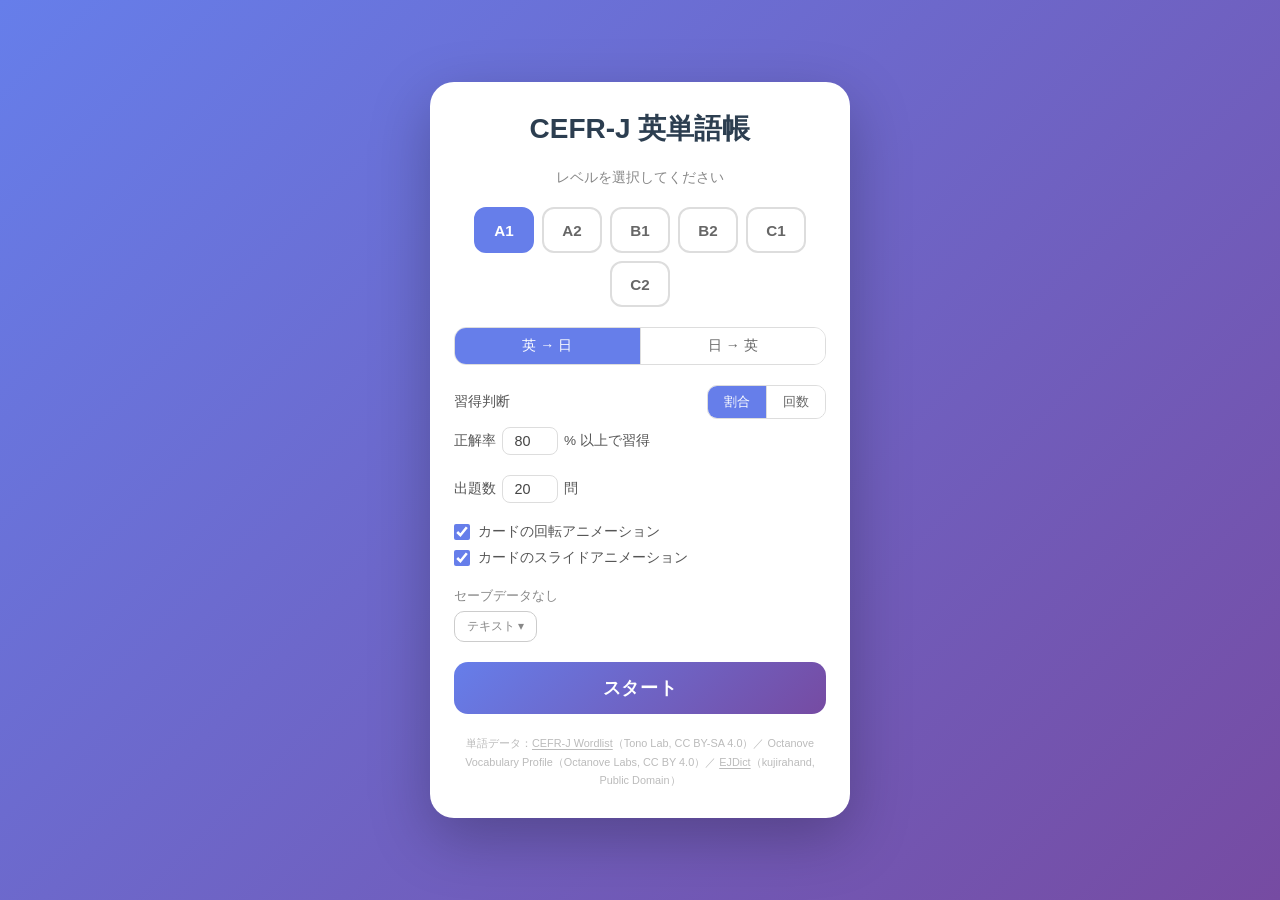
<file: index.html>
<!DOCTYPE html>
<html lang="ja">
<head>
  <meta charset="UTF-8">
  <meta name="viewport" content="width=device-width, initial-scale=1.0">
  <title>CEFR-J 英単語帳</title>
  <link rel="stylesheet" href="app/style.css">
</head>
<body>

  <!-- ウェルカム画面 -->
  <div id="screen-welcome" class="screen active">
    <h1>CEFR-J 英単語帳</h1>
    <p class="subtitle">レベルを選択してください</p>

    <div id="level-selector">
      <button class="level-btn" data-level="A1">A1</button>
      <button class="level-btn" data-level="A2">A2</button>
      <button class="level-btn" data-level="B1">B1</button>
      <button class="level-btn" data-level="B2">B2</button>
      <button class="level-btn" data-level="C1">C1</button>
      <button class="level-btn" data-level="C2">C2</button>
    </div>

    <div id="mode-selector">
      <button class="mode-btn" data-mode="normal">英 → 日</button>
      <button class="mode-btn" data-mode="reverse">日 → 英</button>
    </div>

    <div id="mastery-section">
      <div id="mastery-header">
        <span class="section-label">習得判断</span>
        <div id="mastery-mode">
          <button class="mastery-btn" data-mastery="ratio">割合</button>
          <button class="mastery-btn" data-mastery="count">回数</button>
        </div>
      </div>
      <div id="mastery-input-ratio" class="mastery-input">
        <span>正解率</span>
        <input type="number" id="ratio-threshold" value="80" min="1" max="100">
        <span>% 以上で習得</span>
      </div>
      <div id="mastery-input-count" class="mastery-input" style="display:none">
        <span>正解</span>
        <input type="number" id="count-threshold" value="2" min="1" max="99">
        <span>回以上で習得</span>
      </div>
    </div>

    <div id="deck-size-section">
      <div class="mastery-input">
        <span class="section-label">出題数</span>
        <input type="number" id="deck-size-input" value="20" min="1">
        <span>問</span>
      </div>
    </div>

    <div id="animation-section">
      <label class="animation-label">
        <input type="checkbox" id="welcome-flip-anim" checked>
        カードの回転アニメーション
      </label>
      <label class="animation-label">
        <input type="checkbox" id="welcome-slide-anim" checked>
        カードのスライドアニメーション
      </label>
    </div>

    <div id="save-section">
      <p id="save-status"></p>
      <div id="save-section-btns">
        <button id="btn-clear-save" hidden>データをリセット</button>
        <button id="btn-toggle-text-io">テキスト ▾</button>
      </div>
      <div id="text-io-area" hidden>
        <button id="btn-export-text">コピー（エクスポート）</button>
        <textarea id="import-textarea" placeholder="テキストデータを貼り付け（インポート）..."></textarea>
        <p id="import-warning"></p>
        <button id="btn-import-text">読み込む</button>
      </div>
    </div>

    <button id="btn-start">スタート</button>

    <p id="license-note">
      単語データ：<a href="https://github.com/openlanguageprofiles/olp-en-cefrj" target="_blank" rel="noopener">CEFR-J Wordlist</a>（Tono Lab, CC BY-SA 4.0）／
      Octanove Vocabulary Profile（Octanove Labs, CC BY 4.0）／
      <a href="https://github.com/kujirahand/EJDict" target="_blank" rel="noopener">EJDict</a>（kujirahand, Public Domain）
    </p>
  </div>

  <!-- 学習画面 -->
  <div id="screen-study" class="screen">
    <div id="study-header">
      <span id="level-label">A1</span>
      <span id="progress-label">1 / 15</span>
      <div id="study-header-right">
        <button id="btn-settings">⚙</button>
        <button id="btn-interrupt">中断する</button>
      </div>
    </div>

    <div id="card-area">
      <div id="card-container">
        <div id="card-inner">
          <div id="card-front">
            <p id="word-text">apple</p>
            <p class="hint-text">タップして意味を確認</p>
          </div>
          <div id="card-back">
            <p id="meaning-text">リンゴ（果物）</p>
            <p id="pos-text">名詞</p>
            <div id="swipe-hint">
              <span class="hint-left">← 忘れた</span>
              <span class="hint-down">↓ SKIP</span>
              <span class="hint-right">覚えた →</span>
            </div>
          </div>
        </div>
      </div>
    </div>

    <div id="overlay-forgotten"></div>
    <div id="overlay-remembered"></div>
    <div id="overlay-skip"></div>

    <!-- 設定モーダル -->
    <div id="settings-modal" hidden>
      <div id="settings-panel">
        <div id="settings-panel-header">
          <span>設定</span>
          <button id="btn-settings-close">✕</button>
        </div>
        <label class="animation-label">
          <input type="checkbox" id="flip-animation-checkbox" checked>
          カードの回転アニメーション
        </label>
        <label class="animation-label">
          <input type="checkbox" id="slide-animation-checkbox" checked>
          カードのスライドアニメーション
        </label>
      </div>
    </div>
  </div>

  <!-- 結果画面 -->
  <div id="screen-result" class="screen">
    <h2 id="result-title">完了！</h2>

    <div id="stats-card">
      <p id="stat-total"></p>
      <p id="stat-remembered"></p>
      <p id="stat-forgotten"></p>
      <p id="stat-accuracy"></p>
    </div>

    <div id="save-output-section">
      <p class="save-label">セーブデータを自動保存しました</p>
    </div>

    <div id="result-actions">
      <button id="btn-continue" class="btn-secondary">続きから再開</button>
      <button id="btn-restart" class="btn-secondary">タイトルへ戻る</button>
    </div>
  </div>

  <script src="data/words.js"></script>
  <script src="app/app.js"></script>
</body>
</html>
</file>
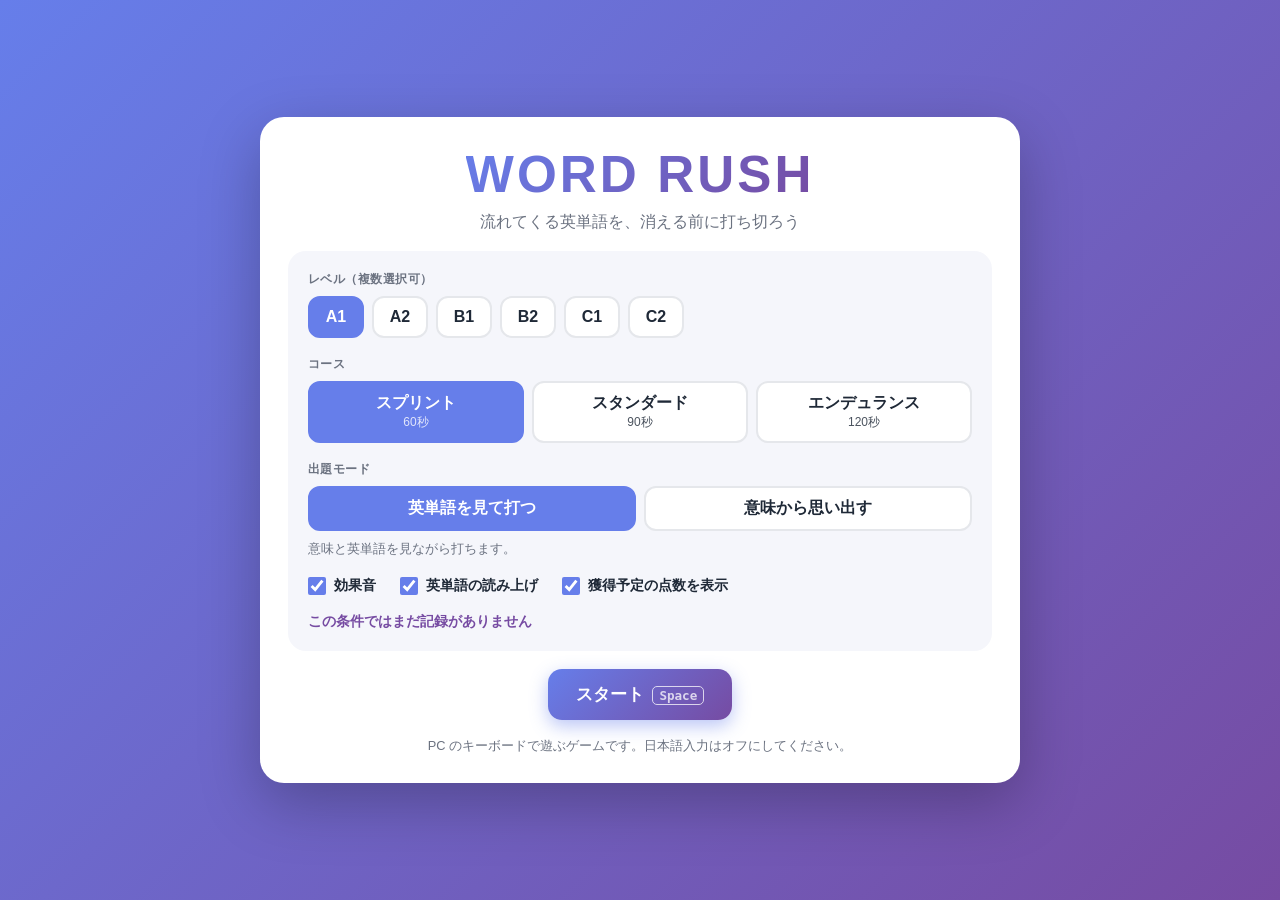
<file: game.html>
<!DOCTYPE html>
<html lang="ja">
<head>
  <meta charset="UTF-8">
  <meta name="viewport" content="width=device-width, initial-scale=1.0">
  <title>WORD RUSH — 英単語タイピングゲーム</title>
  <link rel="stylesheet" href="app/game.css">
</head>
<body>

  <!-- タイトル画面 -->
  <section id="screen-title" class="screen active">
    <h1>WORD RUSH</h1>
    <p class="subtitle">流れてくる英単語を、消える前に打ち切ろう</p>

    <div class="panel">
      <div class="field">
        <span class="label">レベル（複数選択可）</span>
        <div class="chips" id="level-chips">
          <button class="chip" data-level="A1">A1</button>
          <button class="chip" data-level="A2">A2</button>
          <button class="chip" data-level="B1">B1</button>
          <button class="chip" data-level="B2">B2</button>
          <button class="chip" data-level="C1">C1</button>
          <button class="chip" data-level="C2">C2</button>
        </div>
      </div>

      <div class="field">
        <span class="label">コース</span>
        <div class="chips" id="course-chips">
          <button class="chip chip-wide" data-sec="60">スプリント<small>60秒</small></button>
          <button class="chip chip-wide" data-sec="90">スタンダード<small>90秒</small></button>
          <button class="chip chip-wide" data-sec="120">エンデュランス<small>120秒</small></button>
        </div>
      </div>

      <div class="field">
        <span class="label">出題モード</span>
        <div class="chips" id="mode-chips">
          <button class="chip chip-wide" data-mode="show">英単語を見て打つ</button>
          <button class="chip chip-wide" data-mode="recall">意味から思い出す</button>
        </div>
        <p class="field-note" id="mode-note"></p>
      </div>

      <div class="toggles">
        <label class="toggle">
          <input type="checkbox" id="sound-toggle">
          効果音
        </label>
        <label class="toggle">
          <input type="checkbox" id="speech-toggle">
          英単語の読み上げ
        </label>
        <label class="toggle">
          <input type="checkbox" id="points-toggle">
          獲得予定の点数を表示
        </label>
      </div>

      <p id="best-line"></p>
    </div>

    <button id="btn-start" class="btn-primary">スタート <kbd>Space</kbd></button>
    <p class="note">PC のキーボードで遊ぶゲームです。日本語入力はオフにしてください。</p>
  </section>

  <!-- プレイ画面 -->
  <section id="screen-play" class="screen">
    <div id="hud">
      <div class="hud-item"><span class="hud-label">SCORE</span><span id="hud-score" class="hud-value">0</span></div>
      <div class="hud-item"><span class="hud-label">COMBO</span><span id="hud-combo" class="hud-value">0</span></div>
      <div class="hud-item"><span class="hud-label">TIME</span><span id="hud-time" class="hud-value">60</span></div>
    </div>
    <div id="time-bar"><div id="time-fill"></div></div>

    <div id="lane">
      <div id="lane-track"></div>
      <div id="lane-end"></div>
      <div id="card" class="card">
        <span class="card-pos" id="card-pos"></span>
        <span class="card-meaning" id="card-meaning"></span>
      </div>
      <!-- 入力中の英単語（レーンの中央に重ねて表示） -->
      <div id="type-panel">
        <p id="type-meaning"><span id="type-pos"></span><span id="type-meaning-text"></span></p>
        <p id="type-word"></p>
        <p id="type-points" title="今打ち切ったら入る点数"></p>
      </div>
      <div id="countdown" hidden></div>
      <div id="pause" hidden>
        <p>一時停止中</p>
        <small>キーを押すかクリックで再開</small>
      </div>
    </div>

    <p id="type-next">NEXT <span id="next-word"></span></p>

    <p id="ime-warning" hidden>日本語入力（IME）がオンになっています。オフにしてから打ってください。</p>
    <p class="note" id="play-help"><kbd>Esc</kbd> でやめる</p>
  </section>

  <!-- 結果画面 -->
  <section id="screen-result" class="screen">
    <p id="result-course"></p>
    <div id="rank"></div>
    <p id="result-score"></p>
    <p id="best-badge" hidden>ベスト更新！</p>

    <dl class="stat-grid">
      <div><dt>打てた単語</dt><dd id="r-cleared"></dd></div>
      <div><dt>正しく打った数</dt><dd id="r-keys"></dd></div>
      <div><dt>ミスタイプ</dt><dd id="r-miss"></dd></div>
      <div><dt>正確率</dt><dd id="r-acc"></dd></div>
      <div><dt>1秒あたり</dt><dd id="r-kps"></dd></div>
      <div><dt>最大コンボ</dt><dd id="r-combo"></dd></div>
    </dl>

    <div id="review" hidden>
      <span class="label">復習リスト</span>
      <ul id="review-list"></ul>
    </div>

    <div class="result-btns">
      <button id="btn-retry" class="btn-primary">もう一度 <kbd>Enter</kbd></button>
      <button id="btn-title" class="btn-outline">タイトルへ <kbd>Esc</kbd></button>
    </div>
  </section>

  <script src="data/words.js"></script>
  <script src="app/game.js"></script>
</body>
</html>
</file>
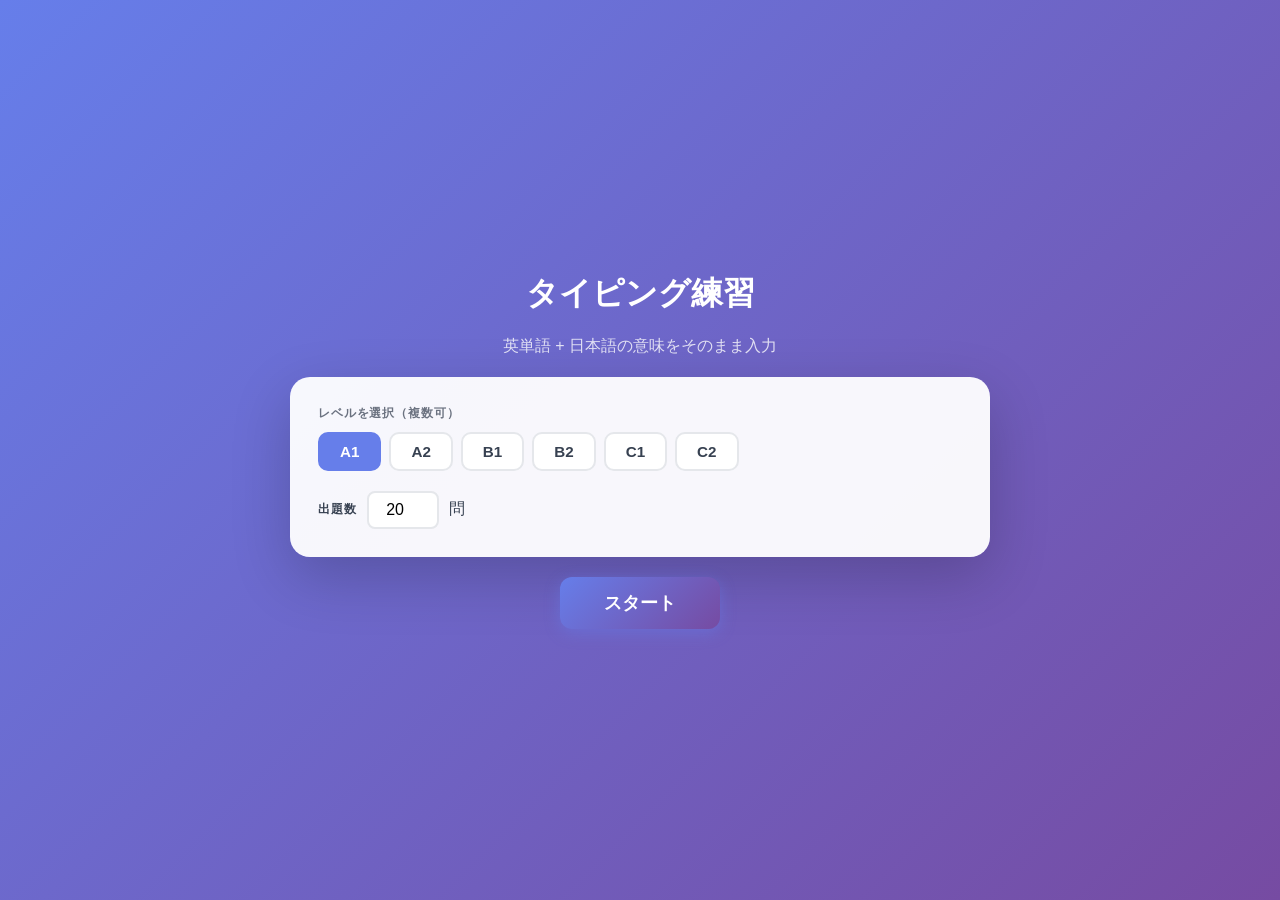
<file: typing.html>
<!DOCTYPE html>
<html lang="ja">
<head>
  <meta charset="UTF-8">
  <meta name="viewport" content="width=device-width, initial-scale=1.0">
  <title>英単語タイピング練習</title>
  <style>
    :root {
      --grad: linear-gradient(135deg, #667eea 0%, #764ba2 100%);
      --green: #22c55e;
      --red: #ef4444;
      --gray: #9ca3af;
      --cursor-color: #667eea;
    }
    * { box-sizing: border-box; margin: 0; padding: 0; }
    body {
      min-height: 100vh;
      background: var(--grad);
      display: flex;
      align-items: center;
      justify-content: center;
      padding: 20px;
      font-family: 'Segoe UI', 'Hiragino Sans', 'Yu Gothic', sans-serif;
    }

    .screen { display: none; width: 100%; max-width: 700px; flex-direction: column; align-items: center; gap: 20px; }
    .screen.active { display: flex; }

    .card {
      background: rgba(255,255,255,0.95);
      border-radius: 20px;
      padding: 28px;
      width: 100%;
      box-shadow: 0 20px 60px rgba(0,0,0,0.2);
    }

    h1 { color: white; font-size: 2rem; font-weight: 700; }
    .subtitle { color: rgba(255,255,255,0.8); }

    .section-label {
      display: block;
      font-size: 0.78rem;
      color: #6b7280;
      font-weight: 700;
      text-transform: uppercase;
      letter-spacing: 0.07em;
      margin-bottom: 10px;
    }

    #level-selector { display: flex; flex-wrap: wrap; gap: 8px; }
    .level-btn {
      padding: 9px 20px;
      border: 2px solid #e5e7eb;
      border-radius: 10px;
      background: white;
      cursor: pointer;
      font-size: 0.95rem;
      font-weight: 700;
      color: #374151;
      transition: all 0.15s;
    }
    .level-btn.selected { background: #667eea; border-color: #667eea; color: white; }
    .level-btn:hover:not(.selected) { border-color: #667eea; color: #667eea; }

    .row { display: flex; align-items: center; gap: 10px; margin-top: 20px; }
    .row input[type=number] {
      width: 72px;
      padding: 8px 10px;
      border: 2px solid #e5e7eb;
      border-radius: 8px;
      font-size: 1rem;
      text-align: center;
      outline: none;
      transition: border-color 0.15s;
    }
    .row input[type=number]:focus { border-color: #667eea; }
    .row span { color: #374151; }

    #btn-start {
      background: var(--grad);
      color: white;
      border: none;
      padding: 14px 44px;
      border-radius: 12px;
      font-size: 1.1rem;
      font-weight: 700;
      cursor: pointer;
      box-shadow: 0 4px 15px rgba(102,126,234,0.45);
      transition: transform 0.12s, box-shadow 0.12s;
    }
    #btn-start:hover { transform: translateY(-2px); box-shadow: 0 8px 24px rgba(102,126,234,0.55); }
    #btn-start:active { transform: translateY(0); }

    /* ── Typing screen ── */
    #typing-header {
      display: flex;
      justify-content: space-between;
      align-items: center;
      width: 100%;
      color: rgba(255,255,255,0.9);
      font-weight: 600;
      font-size: 0.95rem;
    }

    .progress-bar-wrap {
      width: 100%;
      height: 5px;
      background: rgba(255,255,255,0.25);
      border-radius: 3px;
      overflow: hidden;
    }
    #progress-bar {
      height: 100%;
      background: white;
      border-radius: 3px;
      transition: width 0.35s ease;
    }

    .stats-row { display: flex; gap: 32px; justify-content: center; }
    .stat-item { display: flex; flex-direction: column; align-items: center; gap: 2px; }
    .stat-value { font-size: 1.4rem; font-weight: 700; color: white; }
    .stat-label { font-size: 0.68rem; color: rgba(255,255,255,0.65); text-transform: uppercase; letter-spacing: 0.05em; }

    #typing-card {
      background: rgba(255,255,255,0.95);
      border-radius: 20px;
      padding: 40px 32px;
      width: 100%;
      box-shadow: 0 20px 60px rgba(0,0,0,0.2);
      cursor: text;
      min-height: 160px;
      display: flex;
      flex-direction: column;
      align-items: center;
      justify-content: center;
      gap: 18px;
      transition: box-shadow 0.15s;
    }
    #typing-card.focused { box-shadow: 0 20px 60px rgba(0,0,0,0.2), 0 0 0 3px rgba(102,126,234,0.35); }

    #type-display {
      font-family: 'Courier New', 'Noto Sans Mono', monospace;
      font-size: 1.55rem;
      line-height: 2;
      text-align: center;
      word-break: break-all;
      user-select: none;
    }
    #type-display .correct  { color: var(--green); }
    #type-display .incorrect { color: white; background: var(--red); border-radius: 3px; }
    #type-display .pending  { color: var(--gray); }
    #type-display .current  { color: var(--gray); border-bottom: 2.5px solid var(--cursor-color); }

    #pos-hint { font-size: 0.82rem; color: #9ca3af; font-style: italic; }

    #click-hint { font-size: 0.8rem; color: #9ca3af; }

    #hidden-input {
      position: fixed;
      left: -9999px;
      opacity: 0;
      width: 1px;
      height: 1px;
    }

    #btn-skip {
      background: rgba(255,255,255,0.15);
      color: white;
      border: 1px solid rgba(255,255,255,0.4);
      padding: 9px 24px;
      border-radius: 8px;
      font-size: 0.9rem;
      cursor: pointer;
      backdrop-filter: blur(4px);
      transition: background 0.15s;
    }
    #btn-skip:hover { background: rgba(255,255,255,0.28); }

    /* ── Result screen ── */
    .result-label { color: rgba(255,255,255,0.75); font-size: 1rem; text-align: center; }
    .big-stat { font-size: 4.5rem; font-weight: 700; color: white; line-height: 1; }

    #wrong-list {
      background: rgba(255,255,255,0.95);
      border-radius: 20px;
      padding: 24px;
      width: 100%;
      max-height: 300px;
      overflow-y: auto;
      box-shadow: 0 20px 60px rgba(0,0,0,0.2);
    }
    .wrong-entry {
      padding: 10px 0;
      border-bottom: 1px solid #f3f4f6;
      display: flex;
      align-items: baseline;
      gap: 12px;
    }
    .wrong-entry:last-child { border-bottom: none; }
    .we-word { font-weight: 700; color: #374151; min-width: 110px; font-family: monospace; }
    .we-meaning { color: #6b7280; font-size: 0.9rem; }
    .we-skip { color: #f59e0b; font-size: 0.78rem; white-space: nowrap; }

    .result-btns { display: flex; gap: 12px; flex-wrap: wrap; justify-content: center; }
    .btn-outline {
      background: rgba(255,255,255,0.15);
      color: white;
      border: 2px solid rgba(255,255,255,0.5);
      padding: 12px 28px;
      border-radius: 12px;
      font-size: 1rem;
      font-weight: 600;
      cursor: pointer;
      backdrop-filter: blur(4px);
      transition: background 0.15s;
    }
    .btn-outline:hover { background: rgba(255,255,255,0.28); }
  </style>
</head>
<body>

<!-- ── Welcome ── -->
<div id="screen-welcome" class="screen active">
  <h1>タイピング練習</h1>
  <p class="subtitle">英単語 + 日本語の意味をそのまま入力</p>

  <div class="card">
    <span class="section-label">レベルを選択（複数可）</span>
    <div id="level-selector">
      <button class="level-btn selected" data-level="A1">A1</button>
      <button class="level-btn" data-level="A2">A2</button>
      <button class="level-btn" data-level="B1">B1</button>
      <button class="level-btn" data-level="B2">B2</button>
      <button class="level-btn" data-level="C1">C1</button>
      <button class="level-btn" data-level="C2">C2</button>
    </div>

    <div class="row">
      <span class="section-label" style="margin:0">出題数</span>
      <input type="number" id="deck-size" value="20" min="1" max="500">
      <span>問</span>
    </div>
  </div>

  <button id="btn-start">スタート</button>
</div>

<!-- ── Typing ── -->
<div id="screen-typing" class="screen">
  <div id="typing-header">
    <span id="level-badge"></span>
    <span id="progress-label">1 / 20</span>
  </div>

  <div class="progress-bar-wrap">
    <div id="progress-bar" style="width:0%"></div>
  </div>

  <div class="stats-row">
    <div class="stat-item">
      <span class="stat-value" id="stat-acc">100%</span>
      <span class="stat-label">正確率</span>
    </div>
    <div class="stat-item">
      <span class="stat-value" id="stat-wpm">0</span>
      <span class="stat-label">WPM</span>
    </div>
  </div>

  <div id="typing-card">
    <div id="type-display"></div>
    <div id="pos-hint"></div>
    <div id="click-hint">クリックしてフォーカス</div>
  </div>

  <input id="hidden-input" type="text"
         autocomplete="off" autocorrect="off" autocapitalize="off" spellcheck="false">

  <button id="btn-skip">スキップ</button>
</div>

<!-- ── Result ── -->
<div id="screen-result" class="screen">
  <p class="result-label">完了！</p>
  <div class="big-stat" id="final-acc">100%</div>

  <div class="stats-row">
    <div class="stat-item">
      <span class="stat-value" id="final-wpm">0</span>
      <span class="stat-label">WPM</span>
    </div>
    <div class="stat-item">
      <span class="stat-value" id="final-chars">0</span>
      <span class="stat-label">打鍵数</span>
    </div>
    <div class="stat-item">
      <span class="stat-value" id="final-errors">0</span>
      <span class="stat-label">ミス数</span>
    </div>
  </div>

  <div id="wrong-list" style="display:none">
    <span class="section-label">間違えた / スキップした単語</span>
    <div id="wrong-items"></div>
  </div>

  <div class="result-btns">
    <button class="btn-outline" id="btn-retry">もう一度</button>
    <button class="btn-outline" id="btn-home">タイトルへ</button>
  </div>
</div>

<script src="data/words.js"></script>
<script>
'use strict';

const posMap = {
  noun: '名詞', verb: '動詞', adjective: '形容詞',
  adverb: '副詞', preposition: '前置詞', conjunction: '接続詞',
  pronoun: '代名詞', determiner: '限定詞', interjection: '感動詞',
};

// ── Elements ──
const $ = id => document.getElementById(id);
const screens = {
  welcome: $('screen-welcome'),
  typing:  $('screen-typing'),
  result:  $('screen-result'),
};
const hiddenInput = $('hidden-input');
const typeDisplay = $('type-display');
const posHint     = $('pos-hint');
const clickHint   = $('click-hint');
const progressLabel = $('progress-label');
const progressBar   = $('progress-bar');
const levelBadge    = $('level-badge');
const typingCard    = $('typing-card');
const statAcc = $('stat-acc');
const statWpm = $('stat-wpm');

// ── State ──
let queue          = [];
let currentIdx     = 0;
let targetChars    = [];   // Unicode-safe char array of the target string
let prevInputLen   = 0;    // hiddenInput length on previous processInput call
let totalTyped     = 0;    // cumulative chars typed (not counting backspace deletions)
let totalErrors    = 0;    // chars that didn't match target
let sessionStart   = null;
let wrongWords     = [];
let isAdvancing    = false;
let isComposing    = false;
let selectedLevels = ['A1'];
let lastSettings   = {};

// ── Helpers ──
function showScreen(name) {
  Object.values(screens).forEach(s => s.classList.remove('active'));
  screens[name].classList.add('active');
}

function shuffle(arr) {
  for (let i = arr.length - 1; i > 0; i--) {
    const j = Math.floor(Math.random() * (i + 1));
    [arr[i], arr[j]] = [arr[j], arr[i]];
  }
  return arr;
}

function esc(s) {
  return s.replace(/&/g, '&amp;').replace(/</g, '&lt;').replace(/>/g, '&gt;');
}

// ── Level selector ──
document.querySelectorAll('.level-btn').forEach(btn => {
  btn.addEventListener('click', () => {
    btn.classList.toggle('selected');
    selectedLevels = [...document.querySelectorAll('.level-btn.selected')]
      .map(b => b.dataset.level);
  });
});

// ── Start ──
$('btn-start').addEventListener('click', () => {
  if (!selectedLevels.length) { alert('レベルを1つ以上選んでください。'); return; }
  const count = Math.max(1, parseInt($('deck-size').value) || 20);
  startSession(selectedLevels, count);
});

function startSession(levels, count) {
  let pool = [];
  levels.forEach(lv => { if (wordData[lv]) pool.push(...wordData[lv]); });
  if (!pool.length) { alert('単語データが見つかりません。'); return; }
  shuffle(pool);
  queue = pool.slice(0, count);

  currentIdx   = 0;
  totalTyped   = 0;
  totalErrors  = 0;
  wrongWords   = [];
  sessionStart = null;
  isAdvancing  = false;
  lastSettings = { levels, count };

  levelBadge.textContent = levels.join(' / ');
  showScreen('typing');
  loadWord(0);

  typingCard.addEventListener('click', focusInput);
  focusInput();
}

function focusInput() { hiddenInput.focus(); }

// ── Load word ──
function loadWord(idx) {
  if (idx >= queue.length) { finishSession(); return; }

  const entry  = queue[idx];
  const target = entry.word + ' ' + entry.meaning;
  targetChars  = [...target];          // Unicode-safe split
  prevInputLen = 0;
  isAdvancing  = false;

  hiddenInput.value = '';
  renderDisplay([]);
  posHint.textContent   = posMap[entry.pos] || entry.pos || '';
  clickHint.style.display = 'none';   // hide after first word loads
  updateProgress();

  if (!sessionStart) sessionStart = Date.now();
  focusInput();
}

// ── Render ──
function renderDisplay(typed) {
  let html = '';
  for (let i = 0; i < targetChars.length; i++) {
    // Render spaces as non-breaking to preserve layout
    const ch = targetChars[i] === ' ' ? ' ' : targetChars[i];
    if (i < typed.length) {
      const cls = typed[i] === targetChars[i] ? 'correct' : 'incorrect';
      html += `<span class="${cls}">${esc(ch)}</span>`;
    } else if (i === typed.length) {
      html += `<span class="current">${esc(ch)}</span>`;
    } else {
      html += `<span class="pending">${esc(ch)}</span>`;
    }
  }
  typeDisplay.innerHTML = html;
}

// ── Input ──
hiddenInput.addEventListener('compositionstart', () => { isComposing = true; });
hiddenInput.addEventListener('compositionend',   () => { isComposing = false; processInput(); });
hiddenInput.addEventListener('input', () => { if (!isComposing) processInput(); });
hiddenInput.addEventListener('focus', () => typingCard.classList.add('focused'));
hiddenInput.addEventListener('blur',  () => typingCard.classList.remove('focused'));

function processInput() {
  if (isAdvancing) return;

  const typed  = [...hiddenInput.value];
  const newLen = typed.length;

  // Count newly typed characters (ignore backspace deletions)
  if (newLen > prevInputLen) {
    for (let i = prevInputLen; i < newLen; i++) {
      if (i < targetChars.length) {
        totalTyped++;
        if (typed[i] !== targetChars[i]) totalErrors++;
      }
    }
  }
  prevInputLen = newLen;

  renderDisplay(typed);
  updateStats();

  // Auto-advance when all chars are correctly typed
  if (newLen >= targetChars.length) {
    let allCorrect = true;
    for (let i = 0; i < targetChars.length; i++) {
      if (typed[i] !== targetChars[i]) { allCorrect = false; break; }
    }
    if (allCorrect) {
      isAdvancing = true;
      setTimeout(() => advance(false), 260);
    }
  }
}

// ── Advance ──
function advance(skipped) {
  const entry = queue[currentIdx];
  if (skipped) {
    wrongWords.push({ ...entry, skipped: true });
  } else {
    // Flag as wrong if there were any mismatches during this word
    const typed = [...hiddenInput.value];
    const hadError = targetChars.some((ch, i) => typed[i] !== ch);
    if (hadError) wrongWords.push(entry);
  }
  currentIdx++;
  loadWord(currentIdx);
}

$('btn-skip').addEventListener('click', () => {
  if (isAdvancing) return;
  advance(true);
});

// ── Progress ──
function updateProgress() {
  progressLabel.textContent = `${currentIdx + 1} / ${queue.length}`;
  progressBar.style.width   = `${(currentIdx / queue.length) * 100}%`;
}

// ── Stats ──
function updateStats() {
  const acc = totalTyped > 0
    ? Math.round((totalTyped - totalErrors) / totalTyped * 100)
    : 100;
  statAcc.textContent = acc + '%';

  if (sessionStart) {
    const elapsed = (Date.now() - sessionStart) / 60000;
    statWpm.textContent = elapsed > 0 ? Math.round(totalTyped / 5 / elapsed) : 0;
  }
}

// ── Finish ──
function finishSession() {
  typingCard.removeEventListener('click', focusInput);

  const acc = totalTyped > 0
    ? Math.round((totalTyped - totalErrors) / totalTyped * 100)
    : 100;
  const elapsed = sessionStart ? (Date.now() - sessionStart) / 60000 : 1;
  const wpm     = elapsed > 0 ? Math.round(totalTyped / 5 / elapsed) : 0;

  $('final-acc').textContent    = acc + '%';
  $('final-wpm').textContent    = wpm;
  $('final-chars').textContent  = totalTyped;
  $('final-errors').textContent = totalErrors;

  const wrongList  = $('wrong-list');
  const wrongItems = $('wrong-items');
  wrongItems.innerHTML = '';

  if (wrongWords.length) {
    wrongList.style.display = 'block';
    wrongWords.forEach(w => {
      const d = document.createElement('div');
      d.className = 'wrong-entry';
      d.innerHTML =
        `<span class="we-word">${esc(w.word)}</span>` +
        `<span class="we-meaning">${esc(w.meaning)}</span>` +
        (w.skipped ? '<span class="we-skip">スキップ</span>' : '');
      wrongItems.appendChild(d);
    });
  } else {
    wrongList.style.display = 'none';
  }

  showScreen('result');
}

$('btn-retry').addEventListener('click', () => startSession(lastSettings.levels, lastSettings.count));
$('btn-home').addEventListener('click', () => showScreen('welcome'));
</script>
</body>
</html>
</file>
<file: app/style.css>
/* ===========================
   Reset & Base
   =========================== */
*, *::before, *::after {
  box-sizing: border-box;
  margin: 0;
  padding: 0;
}

body {
  font-family: -apple-system, BlinkMacSystemFont, 'Segoe UI', 'Hiragino Sans', 'Noto Sans JP', sans-serif;
  background: linear-gradient(135deg, #667eea 0%, #764ba2 100%);
  min-height: 100vh;
  display: flex;
  align-items: center;
  justify-content: center;
  padding: 16px;
}

/* ===========================
   Screen Management
   =========================== */
.screen {
  display: none;
  width: 100%;
  max-width: 420px;
  background: #fff;
  border-radius: 24px;
  padding: 28px 24px;
  box-shadow: 0 20px 60px rgba(0, 0, 0, 0.25);
}

.screen.active {
  display: flex;
  flex-direction: column;
  align-items: center;
  gap: 20px;
}

/* ===========================
   Welcome Screen
   =========================== */
h1 {
  font-size: 1.75rem;
  font-weight: 700;
  color: #2c3e50;
  text-align: center;
}

.subtitle {
  font-size: 0.9rem;
  color: #888;
  text-align: center;
}

#level-selector {
  display: flex;
  gap: 8px;
  flex-wrap: wrap;
  justify-content: center;
  width: 100%;
}

.level-btn {
  width: 60px;
  height: 46px;
  border: 2px solid #ddd;
  border-radius: 12px;
  background: #fff;
  font-size: 0.95rem;
  font-weight: 600;
  color: #666;
  cursor: pointer;
  transition: border-color 0.15s, background 0.15s, color 0.15s;
}

.level-btn:hover {
  border-color: #667eea;
  color: #667eea;
}

.level-btn.selected {
  background: #667eea;
  border-color: #667eea;
  color: #fff;
}

#mode-selector {
  display: flex;
  width: 100%;
  border: 1.5px solid #ddd;
  border-radius: 12px;
  overflow: hidden;
}

.mode-btn {
  flex: 1;
  padding: 9px 8px;
  border: none;
  background: #fff;
  color: #666;
  font-size: 0.875rem;
  font-weight: 500;
  cursor: pointer;
  transition: background 0.15s, color 0.15s;
}

.mode-btn:not(:last-child) {
  border-right: 1.5px solid #ddd;
}

.mode-btn.selected {
  background: #667eea;
  color: #fff;
}

#mastery-section {
  width: 100%;
  display: flex;
  flex-direction: column;
  gap: 8px;
}

#mastery-header {
  display: flex;
  align-items: center;
  justify-content: space-between;
}

.section-label {
  font-size: 0.85rem;
  font-weight: 500;
  color: #555;
}

#mastery-mode {
  display: flex;
  border: 1.5px solid #ddd;
  border-radius: 10px;
  overflow: hidden;
}

.mastery-btn {
  padding: 7px 16px;
  border: none;
  background: #fff;
  color: #666;
  font-size: 0.82rem;
  font-weight: 500;
  cursor: pointer;
  transition: background 0.15s, color 0.15s;
  white-space: nowrap;
}

.mastery-btn:not(:last-child) {
  border-right: 1.5px solid #ddd;
}

.mastery-btn.selected {
  background: #667eea;
  color: #fff;
}

.mastery-input {
  display: flex;
  align-items: center;
  gap: 6px;
  font-size: 0.85rem;
  color: #555;
}

.mastery-input input[type="number"] {
  width: 56px;
  padding: 5px 6px;
  border: 1.5px solid #ddd;
  border-radius: 8px;
  font-size: 0.9rem;
  text-align: center;
  color: #444;
  transition: border-color 0.15s;
}

.mastery-input input[type="number"]:focus {
  outline: none;
  border-color: #667eea;
}

#deck-size-section {
  width: 100%;
}

#animation-section {
  width: 100%;
  display: flex;
  flex-direction: column;
  gap: 8px;
}

.animation-label {
  display: flex;
  align-items: center;
  gap: 8px;
  font-size: 0.85rem;
  font-weight: 500;
  color: #555;
  cursor: pointer;
  user-select: none;
}

.animation-label input[type="checkbox"] {
  width: 16px;
  height: 16px;
  cursor: pointer;
  accent-color: #667eea;
}

#card-inner.no-flip-animation {
  transition: none !important;
}

#save-section {
  width: 100%;
  display: flex;
  flex-direction: column;
  gap: 6px;
}

#save-status {
  font-size: 0.82rem;
  color: #888;
  min-height: 1.2em;
  line-height: 1.4;
}

#save-section-btns {
  display: flex;
  gap: 8px;
  align-items: center;
  flex-wrap: wrap;
}

#btn-clear-save {
  padding: 7px 14px;
  background: #fff;
  border: 1.5px solid #e74c3c;
  border-radius: 10px;
  color: #e74c3c;
  font-size: 0.82rem;
  font-weight: 500;
  cursor: pointer;
  transition: color 0.15s;
  align-self: flex-start;
  user-select: none;
  -webkit-user-select: none;
  position: relative;
  overflow: hidden;
}

#btn-clear-save:hover {
  color: #fff;
}

#btn-clear-save.pressing {
  color: #fff;
}

#btn-toggle-text-io {
  padding: 6px 12px;
  background: #fff;
  border: 1.5px solid #ccc;
  border-radius: 10px;
  color: #888;
  font-size: 0.78rem;
  font-weight: 500;
  cursor: pointer;
  transition: border-color 0.15s, color 0.15s;
}

#btn-toggle-text-io:hover {
  border-color: #667eea;
  color: #667eea;
}

#text-io-area {
  display: flex;
  flex-direction: column;
  gap: 6px;
}

#text-io-area[hidden] {
  display: none;
}

#import-textarea {
  width: 100%;
  height: 80px;
  border: 1.5px solid #ddd;
  border-radius: 10px;
  padding: 10px;
  font-size: 0.78rem;
  font-family: monospace;
  color: #444;
  resize: vertical;
  transition: border-color 0.15s;
}

#import-textarea:focus {
  outline: none;
  border-color: #667eea;
}

#import-warning {
  font-size: 0.8rem;
  color: #e67e22;
  min-height: 1em;
}

#btn-export-text,
#btn-import-text {
  padding: 7px 14px;
  background: #667eea;
  color: #fff;
  border: none;
  border-radius: 10px;
  font-size: 0.82rem;
  font-weight: 500;
  cursor: pointer;
  align-self: flex-start;
  transition: opacity 0.15s;
}

#btn-export-text:hover,
#btn-import-text:hover {
  opacity: 0.85;
}

#license-note {
  font-size: 0.68rem;
  color: #bbb;
  text-align: center;
  line-height: 1.7;
}

#license-note a {
  color: #bbb;
  text-decoration: underline;
  text-underline-offset: 2px;
}

#license-note a:hover {
  color: #667eea;
}

#btn-start {
  width: 100%;
  padding: 14px;
  background: linear-gradient(135deg, #667eea, #764ba2);
  color: #fff;
  border: none;
  border-radius: 14px;
  font-size: 1.1rem;
  font-weight: 600;
  cursor: pointer;
  transition: opacity 0.2s, transform 0.1s;
  letter-spacing: 0.04em;
}

#btn-start:hover { opacity: 0.9; }
#btn-start:active { transform: scale(0.98); }

/* ===========================
   Study Screen
   =========================== */
#screen-study {
  position: relative;
}

#screen-study.active {
  padding: 20px 16px;
  min-height: 520px;
  gap: 16px;
}

#settings-modal {
  position: absolute;
  inset: 0;
  background: rgba(0, 0, 0, 0.45);
  border-radius: 24px;
  display: flex;
  align-items: center;
  justify-content: center;
  z-index: 100;
}

#settings-modal[hidden] {
  display: none;
}

#settings-panel {
  background: #fff;
  border-radius: 16px;
  padding: 20px 22px;
  width: calc(100% - 48px);
  display: flex;
  flex-direction: column;
  gap: 14px;
  box-shadow: 0 8px 32px rgba(0, 0, 0, 0.18);
}

#settings-panel-header {
  display: flex;
  align-items: center;
  justify-content: space-between;
}

#settings-panel-header span {
  font-size: 1rem;
  font-weight: 700;
  color: #2c3e50;
}

#btn-settings-close {
  width: 28px;
  height: 28px;
  border: none;
  background: #f0f0f0;
  border-radius: 50%;
  font-size: 0.8rem;
  color: #666;
  cursor: pointer;
  display: flex;
  align-items: center;
  justify-content: center;
  transition: background 0.15s;
}

#btn-settings-close:hover {
  background: #e0e0e0;
}

#study-header {
  display: flex;
  align-items: center;
  justify-content: space-between;
  width: 100%;
  padding: 10px 14px;
  background: #f8f9ff;
  border-radius: 14px;
  border: 1px solid #e8ecff;
}

#level-label {
  font-size: 0.95rem;
  font-weight: 700;
  color: #667eea;
  background: rgba(102, 126, 234, 0.12);
  padding: 4px 14px;
  border-radius: 20px;
}

#progress-label {
  font-size: 0.9rem;
  color: #888;
  font-weight: 500;
}

#study-header-right {
  display: flex;
  align-items: center;
  gap: 6px;
}

#btn-settings {
  width: 32px;
  height: 32px;
  border: 1.5px solid #ddd;
  border-radius: 8px;
  background: transparent;
  color: #888;
  font-size: 1rem;
  cursor: pointer;
  display: flex;
  align-items: center;
  justify-content: center;
  transition: border-color 0.15s, color 0.15s;
}

#btn-settings:hover {
  border-color: #667eea;
  color: #667eea;
}

#btn-interrupt {
  padding: 5px 12px;
  border: 1.5px solid #e74c3c;
  background: transparent;
  color: #e74c3c;
  border-radius: 8px;
  font-size: 0.82rem;
  font-weight: 500;
  cursor: pointer;
  transition: background 0.15s, color 0.15s;
}

#btn-interrupt:hover {
  background: #e74c3c;
  color: #fff;
}

/* Card Area */
#card-area {
  flex: 1;
  width: 100%;
  display: flex;
  align-items: center;
  justify-content: center;
  padding: 8px 0;
}

/* Card 3D Flip */
#card-container {
  perspective: 1200px;
  width: 100%;
  height: 240px;
  cursor: pointer;
  user-select: none;
  -webkit-user-select: none;
  touch-action: pan-y;
}

#card-inner {
  width: 100%;
  height: 100%;
  position: relative;
  transform-style: preserve-3d;
  transition: transform 0.5s ease;
}

#card-inner.flipped {
  transform: rotateY(180deg);
}

#card-front,
#card-back {
  position: absolute;
  inset: 0;
  backface-visibility: hidden;
  -webkit-backface-visibility: hidden;
  border-radius: 20px;
  box-shadow: 0 8px 32px rgba(0, 0, 0, 0.12);
  display: flex;
  flex-direction: column;
  align-items: center;
  justify-content: center;
  padding: 24px 28px;
  gap: 10px;
}

#card-front {
  background: #fff;
}

#card-back {
  background: linear-gradient(145deg, #f0f4ff, #e8eeff);
  transform: rotateY(180deg);
}

#word-text {
  font-size: clamp(1.5rem, 5.5vw, 2.2rem);
  font-weight: 700;
  color: #2c3e50;
  text-align: center;
  letter-spacing: 0.02em;
  word-break: break-word;
}

.hint-text {
  font-size: 0.82rem;
  color: #bbb;
  text-align: center;
}

#meaning-text {
  font-size: clamp(1.1rem, 4vw, 1.45rem);
  font-weight: 600;
  color: #2c3e50;
  text-align: center;
  line-height: 1.5;
}

#pos-text {
  font-size: 0.82rem;
  color: #667eea;
  background: rgba(102, 126, 234, 0.12);
  padding: 3px 14px;
  border-radius: 20px;
  font-weight: 500;
}

#swipe-hint {
  position: absolute;
  bottom: 16px;
  left: 0;
  right: 0;
  display: none;
  justify-content: space-between;
  padding: 0 20px;
}

.hint-left  { color: #e74c3c; font-size: 0.82rem; font-weight: 600; }
.hint-down  { color: #888;    font-size: 0.82rem; font-weight: 600; }
.hint-right { color: #27ae60; font-size: 0.82rem; font-weight: 600; }

/* Drag Overlays (fixed, full-viewport) */
#overlay-forgotten,
#overlay-remembered,
#overlay-skip {
  position: fixed;
  inset: 0;
  pointer-events: none;
  opacity: 0;
  z-index: 50;
  transition: opacity 0.05s;
}

#overlay-forgotten  { background: rgba(231, 76,  60,  0.22); }
#overlay-remembered { background: rgba(39,  174, 96,  0.22); }
#overlay-skip       { background: rgba(120, 120, 120, 0.22); }

/* ===========================
   Result Screen
   =========================== */
h2 {
  font-size: 1.7rem;
  font-weight: 700;
  color: #2c3e50;
  text-align: center;
}

#stats-card {
  width: 100%;
  background: #f8f9ff;
  border: 1px solid #e8ecff;
  border-radius: 16px;
  padding: 18px 20px;
  display: flex;
  flex-direction: column;
  gap: 10px;
}

#stats-card p {
  font-size: 0.95rem;
  color: #444;
  font-weight: 500;
}

#stats-card p::before {
  content: "▸ ";
  color: #667eea;
}

#save-output-section {
  width: 100%;
  display: flex;
  flex-direction: column;
  gap: 8px;
}

.save-label {
  font-size: 0.82rem;
  color: #888;
}

#save-textarea {
  width: 100%;
  height: 96px;
  font-family: monospace;
  font-size: 0.72rem;
  line-height: 1.5;
  border: 1.5px solid #ddd;
  border-radius: 10px;
  padding: 10px;
  color: #666;
  background: #fafafa;
  resize: vertical;
}

#btn-save {
  width: 100%;
  padding: 12px;
  background: #27ae60;
  color: #fff;
  border: none;
  border-radius: 12px;
  font-size: 1rem;
  font-weight: 600;
  cursor: pointer;
  transition: opacity 0.2s;
}

#btn-save:hover { opacity: 0.88; }

#result-actions {
  width: 100%;
  display: flex;
  flex-direction: column;
  gap: 10px;
}

.btn-secondary {
  width: 100%;
  padding: 12px;
  background: #fff;
  border: 1.5px solid #ddd;
  border-radius: 12px;
  font-size: 0.95rem;
  color: #666;
  cursor: pointer;
  transition: border-color 0.15s, color 0.15s;
}

.btn-secondary:hover {
  border-color: #667eea;
  color: #667eea;
}

/* ===========================
   Responsive
   =========================== */
@media (max-width: 380px) {
  .screen { padding: 22px 16px; }
  #card-container { height: 210px; }
}

@media (min-height: 700px) {
  #screen-study.active { min-height: 580px; }
}
</file>
<file: app/game.css>
/* ===========================
   Tokens
   =========================== */
:root {
  --accent: #667eea;
  --accent-2: #764ba2;
  --ink: #1f2937;
  --muted: #6b7280;
  --line: #e5e7eb;
  --surface: #ffffff;
  --surface-2: #f5f6fb;
  --lane: #1e1b4b;
  --lane-2: #312e81;
  --ok: #10b981;
  --warn: #f59e0b;
  --danger: #ef4444;
  --mono: 'Consolas', 'Menlo', 'SFMono-Regular', monospace;
}

*, *::before, *::after { box-sizing: border-box; margin: 0; padding: 0; }

body {
  font-family: -apple-system, BlinkMacSystemFont, 'Segoe UI', 'Hiragino Sans', 'Noto Sans JP', sans-serif;
  background: linear-gradient(135deg, var(--accent) 0%, var(--accent-2) 100%);
  color: var(--ink);
  min-height: 100vh;
  display: flex;
  align-items: center;
  justify-content: center;
  padding: 16px;
}

button { font: inherit; cursor: pointer; }

kbd {
  font-family: var(--mono);
  font-size: 0.75em;
  padding: 1px 6px;
  border-radius: 5px;
  border: 1px solid currentColor;
  opacity: 0.75;
  margin-left: 4px;
}

/* ===========================
   Screens
   =========================== */
.screen {
  display: none;
  width: 100%;
  max-width: 760px;
  background: var(--surface);
  border-radius: 24px;
  padding: 28px 28px;
  box-shadow: 0 20px 60px rgba(0, 0, 0, 0.25);
}
.screen.active {
  display: flex;
  flex-direction: column;
  align-items: center;
  gap: 18px;
}

.note { font-size: 0.8rem; color: var(--muted); text-align: center; }

.label {
  display: block;
  font-size: 0.75rem;
  font-weight: 700;
  color: var(--muted);
  letter-spacing: 0.04em;
  margin-bottom: 8px;
}

.btn-primary, .btn-outline {
  border-radius: 14px;
  padding: 14px 28px;
  font-size: 1.05rem;
  font-weight: 700;
  transition: transform 0.1s, box-shadow 0.2s;
}
.btn-primary {
  border: none;
  color: #fff;
  background: linear-gradient(135deg, var(--accent), var(--accent-2));
  box-shadow: 0 6px 18px rgba(102, 126, 234, 0.45);
}
.btn-outline {
  background: var(--surface);
  color: var(--accent);
  border: 2px solid var(--accent);
}
.btn-primary:hover, .btn-outline:hover { transform: translateY(-1px); }
.btn-primary:active, .btn-outline:active { transform: translateY(1px); }

/* ===========================
   Title
   =========================== */
#screen-title h1 {
  font-size: clamp(2.2rem, 8vw, 3.2rem);
  font-weight: 900;
  letter-spacing: 0.06em;
  background: linear-gradient(135deg, var(--accent), var(--accent-2));
  -webkit-background-clip: text;
  background-clip: text;
  color: transparent;
}
.subtitle { color: var(--muted); margin-top: -10px; text-align: center; }

.panel {
  width: 100%;
  background: var(--surface-2);
  border-radius: 18px;
  padding: 20px;
  display: flex;
  flex-direction: column;
  gap: 18px;
}

.chips { display: flex; flex-wrap: wrap; gap: 8px; }

.chip {
  min-width: 56px;
  padding: 10px 14px;
  border-radius: 12px;
  border: 2px solid var(--line);
  background: var(--surface);
  color: var(--ink);
  font-weight: 700;
  transition: border-color 0.15s, background 0.15s, color 0.15s;
}
.chip:hover:not(:disabled) { border-color: var(--accent); }
.chip.selected {
  border-color: var(--accent);
  background: var(--accent);
  color: #fff;
}
.chip:disabled { opacity: 0.35; cursor: not-allowed; }
.chip-wide { flex: 1 1 0; min-width: 140px; }
.chip small { display: block; font-size: 0.75rem; font-weight: 500; opacity: 0.8; }

.field-note { font-size: 0.8rem; color: var(--muted); margin-top: 8px; line-height: 1.5; }

.toggles { display: flex; flex-wrap: wrap; gap: 10px 24px; }
.toggle { display: flex; align-items: center; gap: 8px; font-size: 0.9rem; font-weight: 600; }
.toggle input { width: 18px; height: 18px; accent-color: var(--accent); }

#best-line { font-size: 0.85rem; color: var(--accent-2); font-weight: 700; }

/* ===========================
   Play: HUD
   =========================== */
#hud {
  width: 100%;
  display: grid;
  grid-template-columns: repeat(3, 1fr);
  gap: 8px;
}
.hud-item {
  background: var(--surface-2);
  border-radius: 12px;
  padding: 8px 12px;
  display: flex;
  flex-direction: column;
  align-items: center;
}
.hud-label { font-size: 0.7rem; font-weight: 700; color: var(--muted); letter-spacing: 0.08em; }
.hud-value { font-family: var(--mono); font-size: 1.5rem; font-weight: 700; font-variant-numeric: tabular-nums; }

#time-bar {
  width: 100%;
  height: 10px;
  border-radius: 99px;
  background: var(--line);
  overflow: hidden;
  margin-top: -8px;
}
#time-fill {
  height: 100%;
  width: 100%;
  border-radius: 99px;
  background: linear-gradient(90deg, var(--accent), var(--accent-2));
  transition: background 0.3s;
}
#time-fill.low { background: var(--danger); }

/* ===========================
   Play: Lane
   =========================== */
/* 入力中の英単語をレーン中央に重ねるので、カードは上寄り（--card-y）を流す */
#lane {
  --card-y: 21%;
  position: relative;
  width: 100%;
  height: 320px;
  border-radius: 18px;
  overflow: hidden;
  background: linear-gradient(180deg, var(--lane-2), var(--lane));
}

/* 流れる路面のライン */
#lane-track {
  position: absolute;
  inset: 0;
  background:
    repeating-linear-gradient(90deg, rgba(255,255,255,0.18) 0 28px, transparent 28px 56px) left var(--card-y) / 200% 3px no-repeat,
    repeating-linear-gradient(90deg, rgba(255,255,255,0.06) 0 2px, transparent 2px 80px);
  animation: track 1.2s linear infinite;
}
@keyframes track {
  from { background-position: 0 var(--card-y), 0 0; }
  to   { background-position: -56px var(--card-y), -80px 0; }
}

/* 左端の消失ゾーン */
#lane-end {
  position: absolute;
  top: 0; bottom: 0; left: 0;
  width: 56px;
  background: linear-gradient(90deg, rgba(239, 68, 68, 0.55), transparent);
  pointer-events: none;
}

.card {
  --x: 100%;
  position: absolute;
  top: var(--card-y);
  left: 0;
  z-index: 1;
  transform: translate(var(--x), -50%);
  max-width: min(320px, 70%);
  padding: 14px 20px;
  border-radius: 16px;
  background: var(--surface);
  box-shadow: 0 10px 28px rgba(0, 0, 0, 0.35);
  border: 3px solid transparent;
  display: flex;
  flex-direction: column;
  gap: 4px;
  will-change: transform;
  transition: border-color 0.2s;
}
.card.danger { border-color: var(--danger); }
.card-pos {
  align-self: flex-start;
  font-size: 0.7rem;
  font-weight: 700;
  color: var(--accent);
  background: rgba(102, 126, 234, 0.12);
  padding: 2px 8px;
  border-radius: 99px;
}
.card-meaning {
  font-size: 1.05rem;
  font-weight: 700;
  line-height: 1.4;
  display: -webkit-box;
  -webkit-line-clamp: 2;
  -webkit-box-orient: vertical;
  overflow: hidden;
}

.card.ghost { pointer-events: none; }
.card.ghost.clear { animation: ghost-clear 0.45s ease-out forwards; border-color: var(--ok); }
.card.ghost.lost  { animation: ghost-lost 0.5s ease-in forwards; border-color: var(--danger); }
@keyframes ghost-clear {
  to { transform: translate(var(--x), -120%) scale(0.9); opacity: 0; }
}
@keyframes ghost-lost {
  to { transform: translate(calc(var(--x) - 60px), -50%); opacity: 0; filter: grayscale(1); }
}

.pop {
  position: absolute;
  z-index: 3;
  top: 4%;
  transform: translateX(-50%);
  font-family: var(--mono);
  font-weight: 800;
  font-size: 1.2rem;
  pointer-events: none;
  text-shadow: 0 2px 6px rgba(0, 0, 0, 0.5);
  animation: pop 0.8s ease-out forwards;
}
.pop-score { color: #fff; }
.pop-time  { color: var(--warn); font-size: 1.5rem; top: 74%; }
@keyframes pop {
  from { opacity: 1; translate: 0 0; }
  to   { opacity: 0; translate: 0 -36px; }
}

#countdown {
  position: absolute;
  inset: 0;
  z-index: 4;
  display: flex;
  align-items: center;
  justify-content: center;
  font-size: 4.5rem;
  font-weight: 900;
  color: #fff;
  background: rgba(30, 27, 75, 0.55);
  text-shadow: 0 4px 16px rgba(0, 0, 0, 0.5);
}
#countdown.tick { animation: tick 0.5s ease-out; }
@keyframes tick {
  from { transform: scale(1.6); opacity: 0; }
  to   { transform: scale(1); opacity: 1; }
}
#countdown[hidden], #pause[hidden] { display: none; }

#pause {
  position: absolute;
  inset: 0;
  z-index: 4;
  display: flex;
  flex-direction: column;
  align-items: center;
  justify-content: center;
  gap: 6px;
  color: #fff;
  background: rgba(30, 27, 75, 0.8);
  cursor: pointer;
}
#pause p { font-size: 1.6rem; font-weight: 800; }

/* ===========================
   Play: Typing panel
   =========================== */
/* レーンの中央に重ねる。カードが後ろを通っても読めるよう、半透明＋ぼかしの背景を敷く */
#type-panel {
  position: absolute;
  z-index: 2;
  top: 50%;
  left: 50%;
  transform: translate(-50%, -50%);
  width: max-content;            /* left:50% だと幅がレーンの半分に縮むので、中身の幅に合わせる */
  max-width: calc(100% - 24px);
  padding: 10px 26px 8px;
  border-radius: 18px;
  background: rgba(15, 12, 50, 0.6);
  -webkit-backdrop-filter: blur(6px);
  backdrop-filter: blur(6px);
  box-shadow: 0 8px 24px rgba(0, 0, 0, 0.3);
  display: flex;
  flex-direction: column;
  align-items: center;
  gap: 6px;
  pointer-events: none;
}
#type-word {
  font-family: var(--mono);
  font-size: clamp(1.8rem, 6vw, 2.8rem);
  font-weight: 700;
  letter-spacing: 0.04em;
  text-align: center;
  white-space: nowrap;           /* 2行にしない。長い単語は fitWord() で文字を縮める */
  color: #fff;
  text-shadow: 0 2px 8px rgba(0, 0, 0, 0.4);
}

/* パネル内の固定表示の意味 */
#type-meaning {
  max-width: 100%;
  font-size: 0.95rem;
  font-weight: 700;
  line-height: 1.45;
  color: rgba(255, 255, 255, 0.9);
  text-align: center;
  display: -webkit-box;
  -webkit-line-clamp: 2;
  -webkit-box-orient: vertical;
  overflow: hidden;
}
#type-pos {
  display: inline-block;
  font-size: 0.7rem;
  padding: 1px 8px;
  margin-right: 8px;
  border-radius: 99px;
  color: #c7d2fe;
  background: rgba(165, 180, 252, 0.2);
  vertical-align: 0.1em;
}
.ch.done { color: #a5b4fc; }
.ch.rest { color: #fff; }
.ch.cur {
  color: #fff;
  border-bottom: 4px solid #c4b5fd;
}
/* 伏せ字は1文字ずつ下線の箱にして、文字数が数えられるようにする */
.ch.blank {
  display: inline-block;
  color: transparent;
  border-bottom: 4px solid rgba(255, 255, 255, 0.35);
  margin: 0 0.08em;
  width: 0.5em;
}
.ch.blank.cur { border-bottom-color: #c4b5fd; }
#type-word.hinted .ch.rest,
#type-word.hinted .ch.cur { color: rgba(255, 255, 255, 0.6); }
#type-word.shake { animation: shake 0.25s; }
#type-word.shake .ch.cur { color: #f87171; border-bottom-color: #f87171; }
@keyframes shake {
  0%, 100% { transform: translateX(0); }
  25% { transform: translateX(-6px); }
  75% { transform: translateX(6px); }
}

#type-points {
  font-family: var(--mono);
  font-size: 1rem;
  font-weight: 800;
  color: #34d399;
  font-variant-numeric: tabular-nums;
  transition: color 0.2s;
}
#type-points.dim { color: #f87171; }
#type-points[hidden] { display: none; }

#type-next { font-size: 0.85rem; color: var(--muted); font-weight: 700; letter-spacing: 0.06em; margin-top: -4px; }
#type-next[hidden] { display: none; }
#next-word { font-family: var(--mono); margin-left: 6px; letter-spacing: 0; }

#ime-warning {
  width: 100%;
  padding: 10px 14px;
  border-radius: 12px;
  background: #fef3c7;
  color: #92400e;
  font-size: 0.85rem;
  font-weight: 700;
  text-align: center;
}
#ime-warning[hidden] { display: none; }

/* ===========================
   Result
   =========================== */
#result-course { font-size: 0.85rem; color: var(--muted); text-align: center; }

#rank {
  width: 110px;
  height: 110px;
  border-radius: 50%;
  display: flex;
  align-items: center;
  justify-content: center;
  font-size: 3.6rem;
  font-weight: 900;
  color: #fff;
  background: var(--muted);
  box-shadow: 0 8px 24px rgba(0, 0, 0, 0.2);
}
#rank.rank-S { background: linear-gradient(135deg, #f59e0b, #ef4444); }
#rank.rank-A { background: linear-gradient(135deg, var(--accent), var(--accent-2)); }
#rank.rank-B { background: linear-gradient(135deg, #10b981, #059669); }
#rank.rank-C { background: linear-gradient(135deg, #60a5fa, #3b82f6); }
#rank.rank-D { background: linear-gradient(135deg, #9ca3af, #6b7280); }

#result-score { font-family: var(--mono); font-size: 2rem; font-weight: 800; margin-top: -4px; }
#best-badge {
  margin-top: -12px;
  padding: 4px 14px;
  border-radius: 99px;
  background: #fef3c7;
  color: #b45309;
  font-weight: 800;
  font-size: 0.85rem;
}
#best-badge[hidden] { display: none; }

.stat-grid {
  width: 100%;
  display: grid;
  grid-template-columns: repeat(3, 1fr);
  gap: 8px;
}
.stat-grid > div {
  background: var(--surface-2);
  border-radius: 12px;
  padding: 10px;
  text-align: center;
}
.stat-grid dt { font-size: 0.72rem; color: var(--muted); font-weight: 700; }
.stat-grid dd { font-family: var(--mono); font-size: 1.15rem; font-weight: 700; margin-top: 2px; }

#review { width: 100%; }
#review[hidden] { display: none; }
#review-list {
  list-style: none;
  max-height: 220px;
  overflow-y: auto;
  border: 1px solid var(--line);
  border-radius: 12px;
}
#review-list li {
  display: grid;
  grid-template-columns: auto auto 1fr;
  align-items: baseline;
  gap: 4px 10px;
  padding: 8px 12px;
  border-bottom: 1px solid var(--line);
}
#review-list li:last-child { border-bottom: none; }
.rv-word { font-family: var(--mono); font-weight: 700; }
.rv-meaning { font-size: 0.85rem; color: var(--muted); }
.rv-tag {
  justify-self: start;
  font-size: 0.7rem;
  font-weight: 700;
  padding: 1px 8px;
  border-radius: 99px;
  white-space: nowrap;
}
.rv-lost { background: #fee2e2; color: #b91c1c; }
.rv-hint { background: #fef3c7; color: #b45309; }
.rv-miss { background: #e0e7ff; color: #4338ca; }

.result-btns { display: flex; gap: 12px; flex-wrap: wrap; justify-content: center; }

/* ===========================
   Small screens
   =========================== */
@media (max-width: 520px) {
  .screen { padding: 22px 16px; border-radius: 20px; }
  #lane { height: 300px; --card-y: 19%; }
  #type-panel { padding: 8px 16px 6px; }
  .stat-grid { grid-template-columns: repeat(2, 1fr); }
  #review-list li { grid-template-columns: auto 1fr; }
  .rv-meaning { grid-column: 1 / -1; }
  .hud-value { font-size: 1.2rem; }
}
</file>
